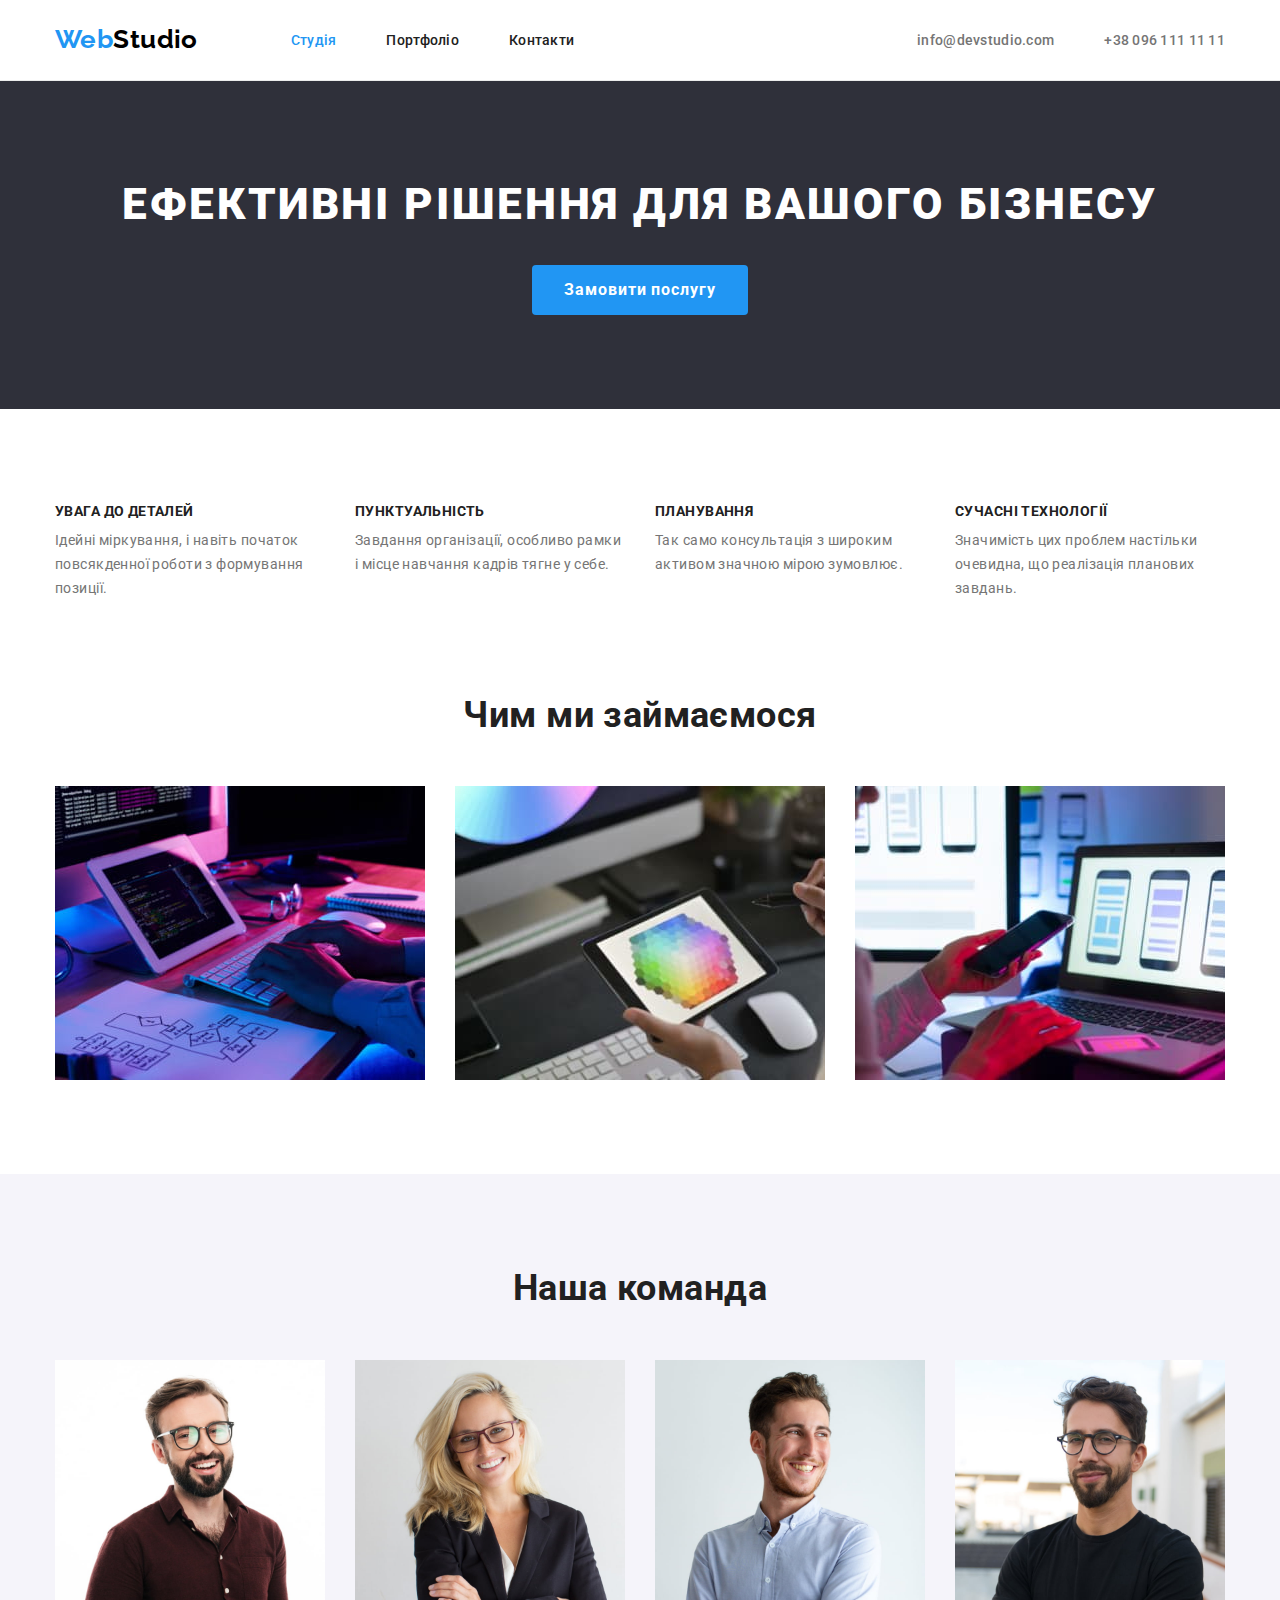
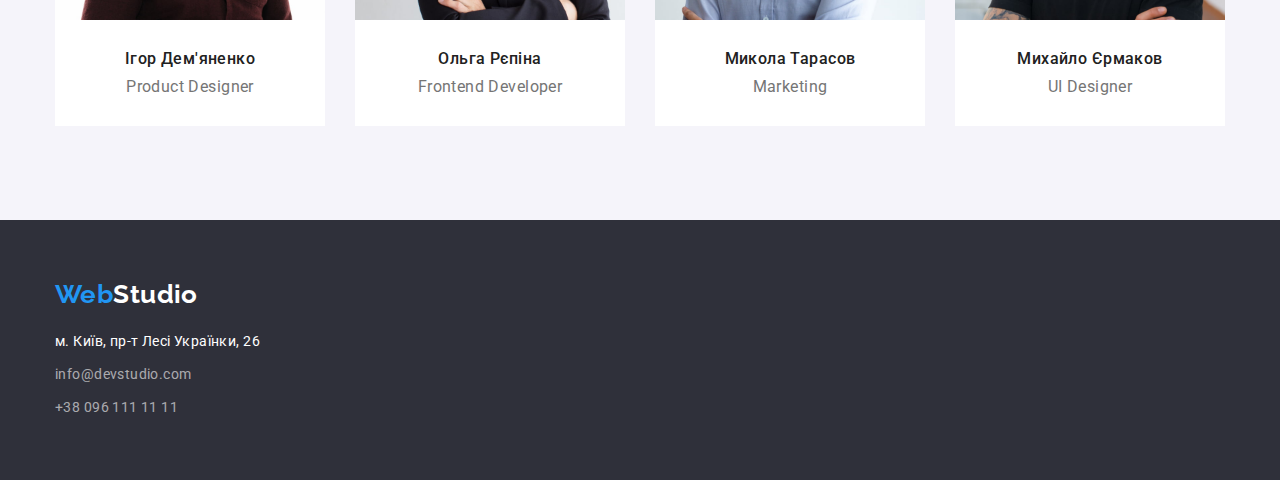
<file: index.html>
<!DOCTYPE html>
<html lang="uk">

<head>
  <meta charset="UTF-8">
  <meta name="viewport" content="width=device-width, initial-scale=1.0">
  <title>Домашнє завдання GoIT Markup HomeWork-03</title>

  <link rel="preconnect" href="https://fonts.googleapis.com">
  <link rel="preconnect" href="https://fonts.gstatic.com" crossorigin>
  <link href="https://fonts.googleapis.com/css2?family=Raleway:wght@400;700&family=Roboto:wght@400;500;700;900&display=swap" rel="stylesheet">

  <link rel="stylesheet" href="https://cdnjs.cloudflare.com/ajax/libs/modern-normalize/2.0.0/modern-normalize.min.css">
  <link rel="stylesheet" href="./css/styles.css">
</head>

<body>
  <!-- Site header -->
  <header class="page-header">
    <div class="container">
      <!-- Site logo -->
      <a class="logo link" href="./index.html"><span class="logo-color">Web</span>Studio</a>
      <!-- End Site logo -->

      <!-- Site nav -->
      <nav>
        <ul class="site-nav">
          <li class="item"><a class="link current" href="./index.html">Студія</a></li>
          <li class="item"><a class="link" href="./portfolio.html">Портфоліо</a></li>
          <li class="item"><a class="link" href="">Контакти</a></li>
        </ul>
      </nav>
      <!-- End Site nav -->

      <!-- Сontacts in header -->
      <ul class="contacts">
        <li class="item"><a class="link" href="mailto:info@devstudio.com">info@devstudio.com</a></li>
        <li class="item"><a class="link" href="tel:+380961111111">+38 096 111 11 11</a></li>
      </ul>
      <!-- End Contacts in header -->
    </div>
  </header>
  <!-- End Site header -->

  <main>
    <!-- Site sections -->
    <!-- Hero section -->
    <section class="hero section">
      <h1 class="hero-title">Ефективні рішення для вашого бізнесу</h1>
      <button class="btn" type="button">Замовити послугу</button>
    </section>
    <!-- End Hero section -->

    <!-- Features section -->
    <section class="features section">
      <div class="container">
        <h2 class="sect-title">Наші переваги</h2>
        <ul class="features-list">
          <li class="item">
            <h3 class="title">Увага до деталей</h3>
            <p class="text">Ідейні міркування, і навіть початок повсякденної роботи з формування позиції.</p>
          </li>

          <li class="item">
            <h3 class="title">Пунктуальність</h3>
            <p class="text">Завдання організації, особливо рамки і місце навчання кадрів тягне у себе.</p>
          </li>

          <li class="item">
            <h3 class="title">Планування</h3>
            <p class="text">Так само консультація з широким активом значною мірою зумовлює.</p>
          </li>

          <li class="item">
            <h3 class="title">Сучасні технології</h3>
            <p class="text">Значимість цих проблем настільки очевидна, що реалізація планових завдань.</p>
          </li>
        </ul>
      </div>
    </section>
    <!-- End Features section -->

    <!-- Works section -->
    <section class="works section">
      <div class="container">
        <h2 class="sect-title">Чим ми займаємося</h2>
        <ul class="works-list">
          <li class="item">
            <img class="image" src="./images/website-layout.jpg" alt="Верстка макету веб-сайта по узгодженному проєкту" width="370" height="294">
          </li>

          <li class="item">
            <img class="image" src="./images/design-development.jpg" alt="Розробка дизайн проєкту майбутнього веб-сайту" width="370" height="294">
          </li>

          <li class="item">
            <img class="image" src="./images/application-development.jpg" alt="Створення мобільних додатків" width="370" height="294">
          </li>
        </ul>
      </div>
    </section>
    <!-- End Works section -->

    <!-- Team section -->
    <section class="team section">
      <div class="container">
        <h2 class="sect-title">Наша команда</h2>
        <ul class="team-list">
          <li class="item">
            <img class="image" src="./images/product-designer-igor-demyanenko.jpg" alt="Фото Ігора Дем'яненко" width="270" height="260">
            <h3 class="title">Ігор Дем'яненко</h3>
            <p class="text" lang="en">Product Designer</p>
          </li>

          <li class="item">
            <img class="image" src="./images/frontend-developer-olga-repina.jpg" alt="Фото Ольги Рєпіної" width="270" height="260">
            <h3 class="title">Ольга Рєпіна</h3>
            <p class="text" lang="en">Frontend Developer</p>
          </li>

          <li class="item">
            <img class="image" src="./images/marketing-mikola-tarasov.jpg" alt="Фото Миколи Тарасова" width="270" height="260">
            <h3 class="title">Микола Тарасов</h3>
            <p class="text" lang="en">Marketing</p>
          </li>

          <li class="item">
            <img class="image" src="./images/ui-designer-mihailo-ermakov.jpg" alt="Фото Михайла Єрмакова" width="270" height="260">
            <h3 class="title">Михайло Єрмаков</h3>
            <p class="text" lang="en">UI Designer</p>
          </li>
        </ul>
      </div>
    </section>
    <!-- End Team section -->
    <!-- End Site sections -->
  </main>

  <!-- Site footer -->
  <footer class="page-footer">
    <div class="container">
      <!-- Site logo footer -->
      <a class="logo link" href="./index.html"><span class="logo-color">Web</span>Studio</a>
      <!-- End Site logo footer -->

      <!-- Сontacts in footer -->
      <address class="addr">
        <ul class="contact-list">
          <li class="item">м. Київ, пр-т Лесі Українки, 26</li>
          <li class="item"><a class="link" href="mailto:info@devstudio.com">info@devstudio.com</a></li>
          <li class="item"><a class="link" href="tel:+380961111111">+38 096 111 11 11</a></li>
        </ul>
      </address>
      <!-- End Contacts in footer -->
    </div>
  </footer>
  <!-- End Site footer -->
</body>

</html>
</file>
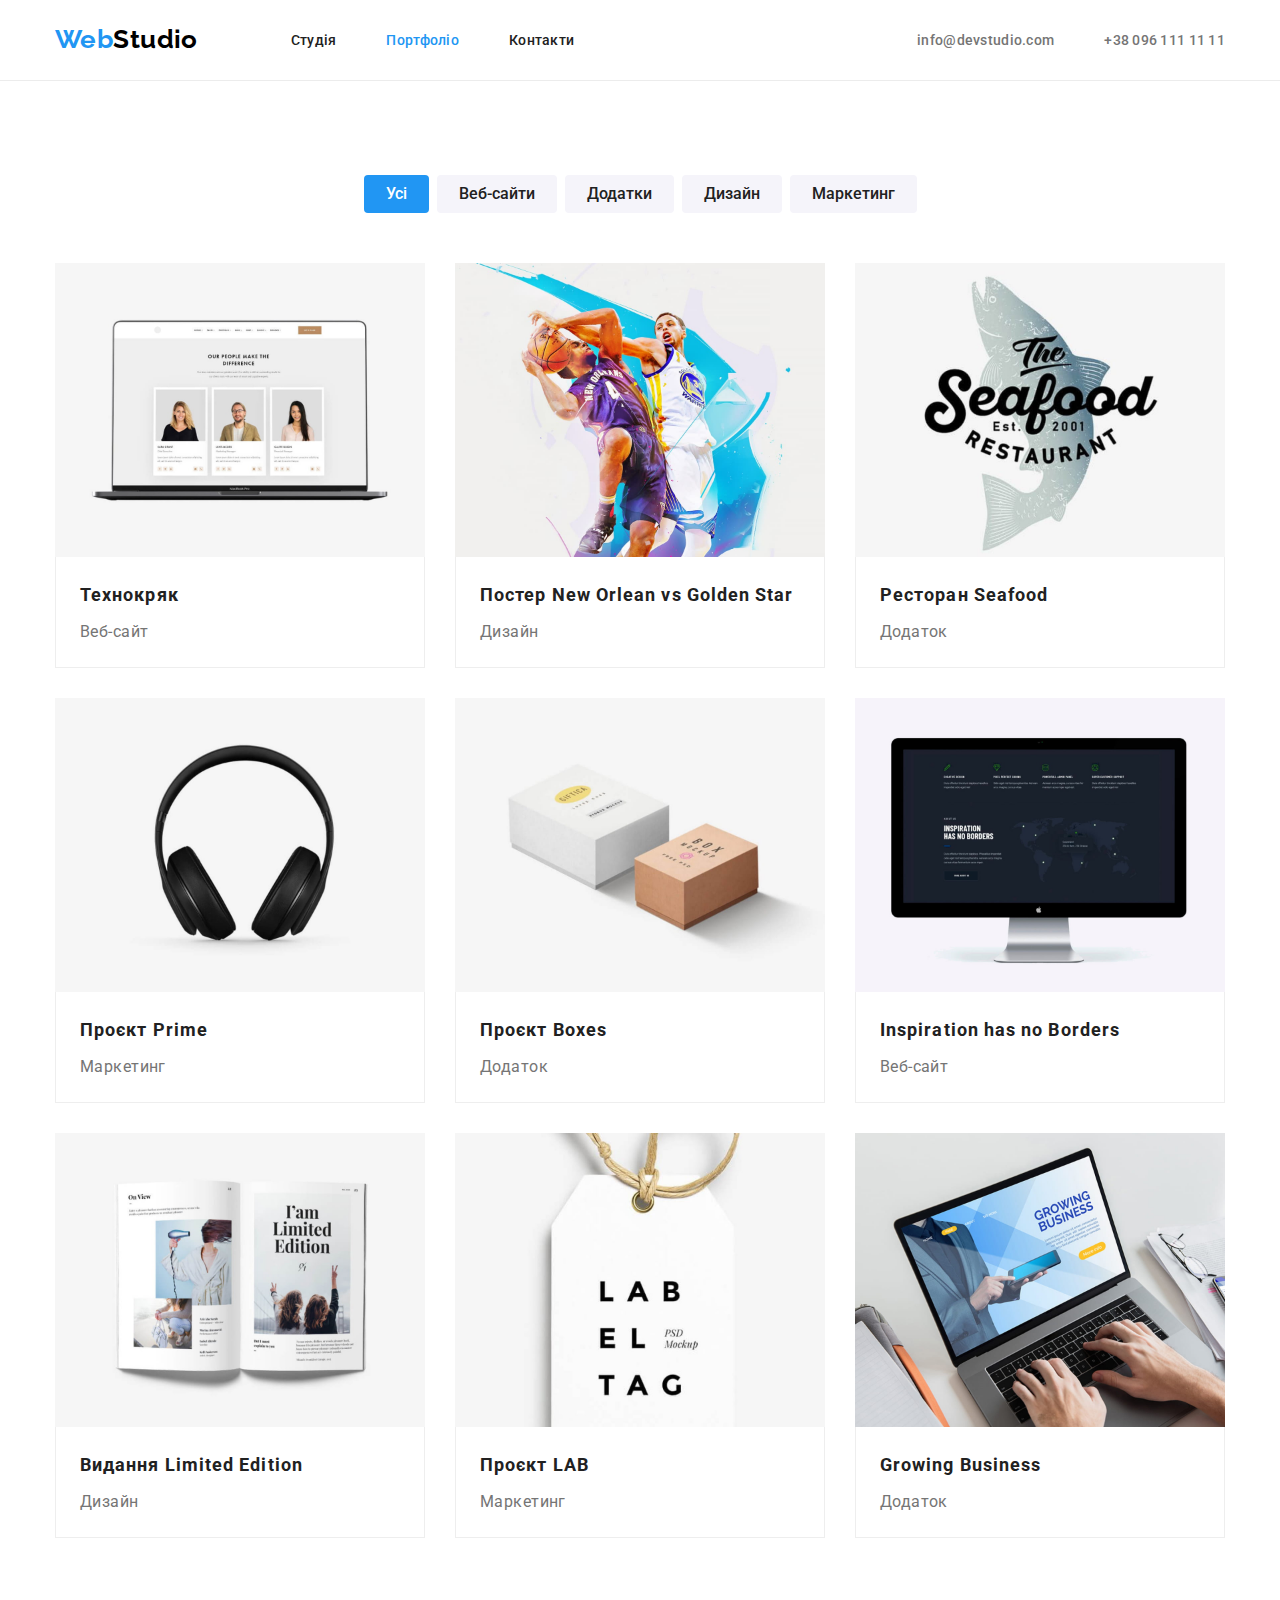
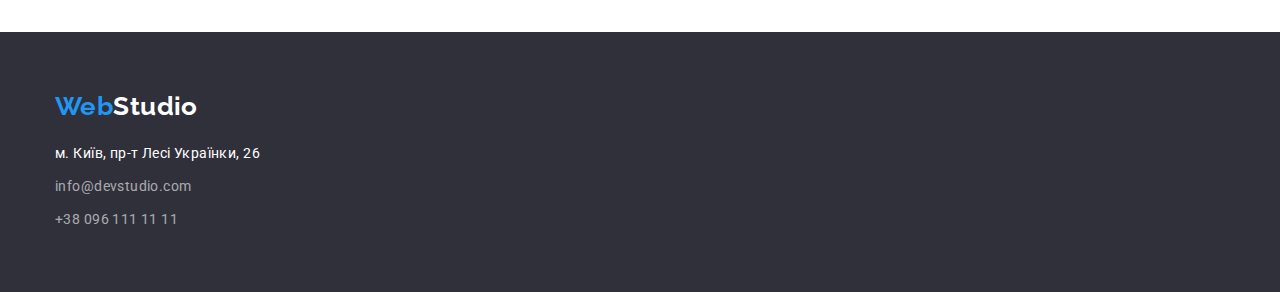
<file: portfolio.html>
<!DOCTYPE html>
<html lang="uk">

<head>
  <meta charset="UTF-8">
  <meta name="viewport" content="width=device-width, initial-scale=1.0">
  <title>Портфоліо</title>

  <link rel="preconnect" href="https://fonts.googleapis.com">
  <link rel="preconnect" href="https://fonts.gstatic.com" crossorigin>
  <link href="https://fonts.googleapis.com/css2?family=Raleway:wght@400;700&family=Roboto:wght@400;500;700;900&display=swap" rel="stylesheet">

  <link rel="stylesheet" href="https://cdnjs.cloudflare.com/ajax/libs/modern-normalize/2.0.0/modern-normalize.min.css">
  <link rel="stylesheet" href="./css/styles.css">
</head>

<body>
  <!-- Site header -->
  <header class="page-header">
    <div class="container">
      <!-- Site logo -->
      <a class="logo link" href="./index.html"><span class="logo-color">Web</span>Studio</a>
      <!-- End Site logo -->

      <!-- Site nav -->
      <nav>
        <ul class="site-nav">
          <li class="item"><a class="link" href="./index.html">Студія</a></li>
          <li class="item"><a class="link current" href="./portfolio.html">Портфоліо</a></li>
          <li class="item"><a class="link" href="">Контакти</a></li>
        </ul>
      </nav>
      <!-- End Site nav -->

      <!-- Сontacts in header -->
      <ul class="contacts">
        <li class="item"><a class="link" href="mailto:info@devstudio.com">info@devstudio.com</a></li>
        <li class="item"><a class="link" href="tel:+380961111111">+38 096 111 11 11</a></li>
      </ul>
      <!-- End Contacts in header -->
    </div>
  </header>
  <!-- End Site header -->

  <main>
    <!-- Our products section -->
    <section class="products section">
      <div class="container">
        <h1 class="products-title">Наші продукти</h1>
        <!-- Property filter -->
        <ul class="products-filter">
          <li class="item"><button class="btn current" type="button">Усі</button></li>
          <li class="item"><button class="btn" type="button">Веб-сайти</button></li>
          <li class="item"><button class="btn" type="button">Додатки</button></li>
          <li class="item"><button class="btn" type="button">Дизайн</button></li>
          <li class="item"><button class="btn" type="button">Маркетинг</button></li>
        </ul>
        <!-- End Property filter -->

        <!-- Products list -->
        <ul class="product-list">
          <li class="item">
            <article class="card">
              <img class="card-thumb" src="./images/product-website-tehnokryak.jpg" alt="Промо веб-сайту 'Технокряк'" width="370" height="294">
              <div class="card-content">
                <h2 class="card-title">Технокряк</h2>
                <p class="card-category">Веб-сайт</p>
              </div>
            </article>
          </li>

          <li class="item">
            <article class="card">
              <img class="card-thumb" src="./images/product-design-new-orlean-vs-golden-star.jpg" alt="Промо дизайну 'Постер New Orlean vs Golden Star'" width="370" height="294">
              <div class="card-content">
                <h2 class="card-title">Постер New Orlean vs Golden Star</h2>
                <p class="card-category">Дизайн</p>
              </div>
            </article>
          </li>

          <li class="item">
            <article class="card">
              <img class="card-thumb" src="./images/product-app-restourant-seafood.jpg" alt="Промо додатку для ресторану 'Seafood'" width="370" height="294">
              <div class="card-content">
                <h2 class="card-title">Ресторан Seafood</h2>
                <p class="card-category">Додаток</p>
              </div>
            </article>
          </li>

          <li class="item">
            <article class="card">
              <img class="card-thumb" src="./images/product-marketing-project-prime.jpg" alt="Промо маркетинг проєкту 'Prime'" width="370" height="294">
              <div class="card-content">
                <h2 class="card-title">Проєкт Prime</h2>
                <p class="card-category">Маркетинг</p>
              </div>
            </article>
          </li>

          <li class="item">
            <article class="card">
              <img class="card-thumb" src="./images/product-app-project-boxes.jpg" alt="Промо додатку 'Проєкт Boxes'" width="370" height="294">
              <div class="card-content">
                <h2 class="card-title">Проєкт Boxes</h2>
                <p class="card-category">Додаток</p>
              </div>
            </article>
          </li>

          <li class="item">
            <article class="card">
              <img class="card-thumb" src="./images/product-website-inspiration-has-no-borders.jpg" alt="Промо веб-сайту 'Inspiration has no Borders'" width="370" height="294">
              <div class="card-content">
                <h2 class="card-title">Inspiration has no Borders</h2>
                <p class="card-category">Веб-сайт</p>
              </div>
            </article>
          </li>

          <li class="item">
            <article class="card">
              <img class="card-thumb" src="./images/product-design-publication-limited-edition.jpg" alt="Промо дизайну 'Видання Limited Edition'" width="370" height="294">
              <div class="card-content">
                <h2 class="card-title">Видання Limited Edition</h2>
                <p class="card-category">Дизайн</p>
              </div>
            </article>
          </li>

          <li class="item">
            <article class="card">
              <img class="card-thumb" src="./images/product-marketing-project-lab.jpg" alt="Промо маркетинг проєкту 'LAB'" width="370" height="294">
              <div class="card-content">
                <h2 class="card-title">Проєкт LAB</h2>
                <p class="card-category">Маркетинг</p>
              </div>
            </article>
          </li>

          <li class="item">
            <article class="card">
              <img class="card-thumb" src="./images/product-app-growing-business.jpg" alt="Промо додатку 'Growing Business'" width="370" height="294">
              <div class="card-content">
                <h2 class="card-title">Growing Business</h2>
                <p class="card-category">Додаток</p>
              </div>
            </article>
          </li>
        </ul>
        <!-- End Products list -->
      </div>
    </section>
    <!-- End Our products section -->
  </main>

  <!-- Site footer -->
  <footer class="page-footer">
    <div class="container">
      <!-- Site logo footer -->
      <a class="logo link" href="./index.html"><span class="logo-color">Web</span>Studio</a>
      <!-- End Site logo footer -->

      <!-- Сontacts in footer -->
      <address class="addr">
        <ul class="contact-list">
          <li class="item">м. Київ, пр-т Лесі Українки, 26</li>
          <li class="item"><a class="link" href="mailto:info@devstudio.com">info@devstudio.com</a></li>
          <li class="item"><a class="link" href="tel:+380961111111">+38 096 111 11 11</a></li>
        </ul>
      </address>
      <!-- End Contacts in footer -->
    </div>
  </footer>
  <!-- End Site footer -->
</body>

</html>
</file>
<file: css/styles.css>
:root {
  --primary-text-color: #757575;
  --title-text-color: #212121;
  --accent-color: #2196f3;
  --primary-bg-color: #ffffff;
  --secondary-bg-color: #f5f4fa;
  --theme-bg-color: #2f303a;
  --black-color: #000000;
  --white-color: #ffffff;
  --transparent-60-white-color: rgba(255, 255, 255, 0.60);
}

h1,
h2,
h3,
h4,
h5,
h6,
p,
ul {
  margin: 0;
  padding: 0;
}

ul {
  list-style: none;
}

body {
  font-family: 'Roboto', Tahoma, sans-serif;
  font-size: 14px;
  letter-spacing: 0.03em;
  color: var(--primary-text-color);
  background-color: var(--primary-bg-color);
}

.link {
  text-decoration: none;
}

.btn {
  font-family: inherit;
  color: var(--white-color);

  background-color: var(--accent-color);
  border: none;
  border-radius: 4px;

  cursor: pointer;
}

.section {
  padding: 94px 0;
}

.container {
  box-sizing: border-box;
  width: 1200px;
  padding: 0 15px;
  margin: 0 auto;
}

/* .button.primary {
  color: var(--white-color);
  background-color: var(--accent-color);
} */

/* Site header */
.page-header {
  border-bottom: 1px solid #ECECEC;
}

.page-header .container {
  display: flex;
  align-items: center;
}

/* Site logo header*/
.logo {
  display: inline-block;

  font-family: 'Raleway';
  font-size: 26px;
  font-weight: 700;
  color: var(--black-color);
}

.logo-color {
  color: var(--accent-color);
}

/* End Site logo header*/

/* Site nav */
.site-nav {
  display: flex;
  margin-left: 93px;
}

.site-nav .item + .item {
  margin-left: 50px;
}

.site-nav .link {
  display: inline-block;
  padding-top: 32px;
  padding-bottom: 32px;

  font-weight: 500;
  letter-spacing: 0.02em;
  color: var(--title-text-color);
}

.site-nav .link:hover,
.site-nav .link:focus {
  color: var(--accent-color);
}

.site-nav .link.current {
  color: var(--accent-color);
}

/* End Site nav */

/* Сontact in header */
.contacts {
  display: flex;
  margin-left: auto;
}

.contacts .item + .item {
  margin-left: 50px;
}

.contacts .link {
  font-weight: 500;
  letter-spacing: 0.02em;
  color: var(--primary-text-color);
}

.contacts .link:hover,
.contacts .link:focus {
  color: var(--accent-color);
}

/* End Сontact in header */
/* End Site header */

/* Стилі для index.html */
/* Site sections */
/* Hero section */
.hero {
  background-color: var(--theme-bg-color);
  text-align: center;
}

.hero-title {
  margin-bottom: 30px;

  font-size: 44px;
  font-weight: 900;
  line-height: 1.36;
  letter-spacing: 0.06em;
  text-transform: uppercase;
  color: var(--white-color);
}

.hero .btn {
  box-sizing: border-box;
  padding: 10px 32px;

  font-size: 16px;
  font-weight: 700;
  line-height: 1.88;
  letter-spacing: 0.06em;
}

/* End Hero section */

.sect-title {
  margin-bottom: 50px;

  font-size: 36px;
  font-weight: 700;
  text-align: center;
  color: var(--title-text-color);
}

/* Features section */
.features.section {
  padding-bottom: 0;
}

.features .sect-title {
  display: none;
}

.features .title {
  margin-bottom: 10px;

  font-size: 14px;
  font-weight: 700;
  text-transform: uppercase;
  color: var(--title-text-color);
}

.features-list {
  display: flex;
}

.features-list .item {
  width: calc((100% - 90px) / 4);
}

.features-list .item + .item {
  margin-left: 30px;
}

.features .text {
  line-height: 1.71;
}

/* End Features section */
/* Works section */
.works-list {
  display: flex;
}

.works-list .item {
  width: calc((100% - 60px) / 3);
}

.works-list .item + .item {
  margin-left: 30px;
}

.works-list .image {
  display: block; /* для того чтоб убрать отступ снизу от изображений */
}

/* End Works section */

/* Team section */
.team {
  background-color: var(--secondary-bg-color);
}

.team-list {
  display: flex;
}

.team-list .item {
  width: calc((100% - 90px) / 4);
  padding-bottom: 30px;
  background-color: var(--white-color);
}

.team-list .item + .item {
  margin-left: 30px;
}

.team-list .image {
  display: block; /* для того чтоб убрать отступ снизу от изображений */
  margin-bottom: 30px;
}

.team .title {
  margin-bottom: 10px;

  font-size: 16px;
  font-weight: 500;
  text-align: center;
  color: var(--title-text-color);
}

.team .text {
  font-size: 16px;
  text-align: center;
}

/* End Team section */

/* Site footer */
.page-footer {
  color: var(--white-color);
  background-color: var(--theme-bg-color);
}

.page-footer .container {
  padding-top: 60px;
  padding-bottom: 60px;
}

/* Site logo footer */
.page-footer .logo {
  color: var(--white-color);
  margin-bottom: 20px;
}

/* End Site logo footer */

/* Сontact in footer */
.addr {
  font-style: normal;
  line-height: 1.71;
}

.contact-list .item + .item {
  margin-top: 9px;
}

.contact-list .link {
  color: var(--transparent-60-white-color);
}

.contact-list .link:hover,
.contact-list .link:focus {
  color: var(--accent-color);
}

/* End Сontact in footer */
/* End Site footer */
/* End Стилі для index.html */

/* Стили portfolio.html */
/* Property filter */

/* Our products section */
.products-title {
  display: none;
}

/* Property filter */
.products-filter {
  display: flex;
  justify-content: center;
  margin-bottom: 50px;
}

.products-filter .item+.item {
  margin-left: 8px;
}

.products-filter .btn {
  box-sizing: border-box;
  padding: 6px 22px;

  font-size: 16px;
  font-weight: 500;
  line-height: 1.63;

  color: var(--title-text-color);
  background-color: var(--secondary-bg-color);
}

.products-filter .btn.current,
.products-filter .btn:hover,
.products-filter .btn:focus {
  color: var(--primary-bg-color);
  background-color: var(--accent-color);
}

/* End Property filter */

/* Products list */
.product-list {
  display: flex;
  flex-wrap: wrap;
}

.product-list .item {
  width: calc((100% - 60px) / 3);
  margin-right: 30px;
  margin-bottom: 30px;
}

.product-list .item:nth-child(3n) {
  margin-right: 0;
}

.product-list .item:nth-last-child(-n + 3) {
  margin-bottom: 0;
}

.card-thumb {
  display: block;
}

.card-content {
  box-sizing: border-box;
  padding: 20px 24px;
  border: 1px solid #EEEEEE;
  border-top: none;
}

.card-title {
  margin-bottom: 4px;

  font-size: 18px;
  font-weight: 700;
  line-height: 2;
  letter-spacing: 0.06em;
  color: var(--title-text-color);
}

.card-category {
  font-size: 16px;
  line-height: 1.88;
}

/* End Products list */
/* End Our products section */
</file>
